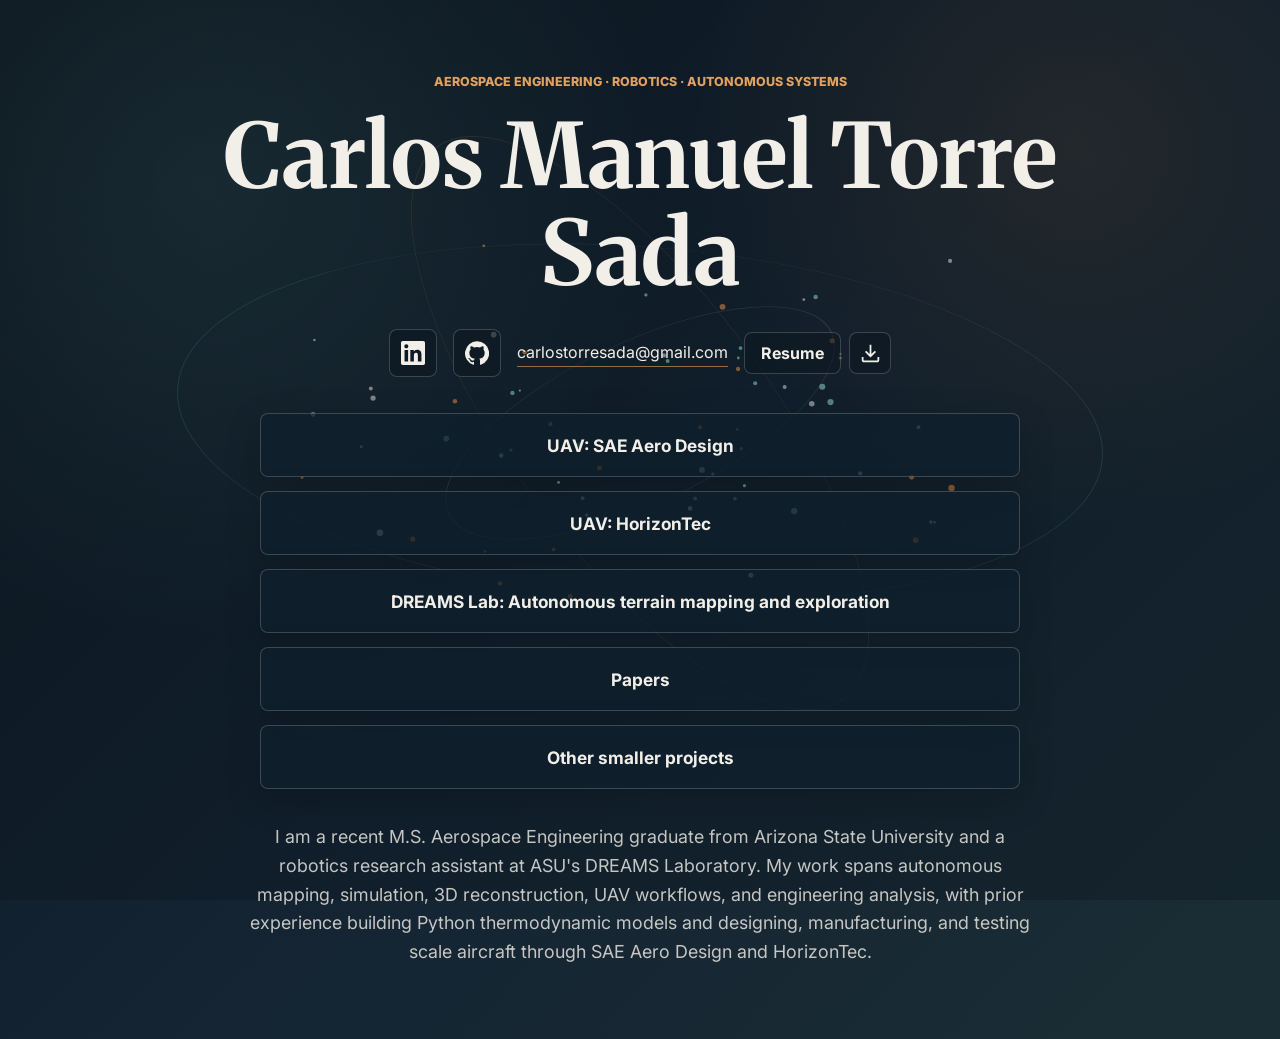
<file: index.html>
<!DOCTYPE html>
<html lang="en">
<head>
  <meta charset="UTF-8">
  <meta name="viewport" content="width=device-width, initial-scale=1.0">
  <meta name="description" content="Portfolio of Carlos Manuel Torre Sada, aerospace engineer and robotics researcher focused on UAVs, autonomous mapping, simulation, and engineering analysis.">
  <title>Carlos Manuel Torre Sada | Portfolio</title>
  <link rel="preconnect" href="https://fonts.googleapis.com">
  <link rel="preconnect" href="https://fonts.gstatic.com" crossorigin>
  <link href="https://fonts.googleapis.com/css2?family=Inter:wght@400;500;600;700;800&family=Merriweather:wght@700&display=swap" rel="stylesheet">
  <link rel="stylesheet" href="styles.css">
</head>
<body class="home-page">
  <canvas id="orbital-field" aria-hidden="true"></canvas>
  <main class="landing">
    <section class="hero" aria-labelledby="home-title">
      <div class="hero__content">
        <p class="eyebrow">Aerospace engineering · robotics · autonomous systems</p>
        <h1 id="home-title">Carlos Manuel Torre Sada</h1>
        <div class="contact-row" aria-label="Contact links">
          <a class="icon-link" href="https://www.linkedin.com/in/carlos-torre-761a6a154/?skipRedirect=true" target="_blank" rel="noreferrer" aria-label="LinkedIn profile">
            <svg viewBox="0 0 24 24" role="img" aria-hidden="true">
              <path d="M20.45 20.45h-3.56v-5.57c0-1.33-.02-3.04-1.85-3.04-1.86 0-2.14 1.45-2.14 2.95v5.66H9.34V8.99h3.42v1.57h.05c.48-.9 1.64-1.85 3.37-1.85 3.61 0 4.27 2.37 4.27 5.46v6.28ZM5.32 7.42a2.06 2.06 0 1 1 0-4.12 2.06 2.06 0 0 1 0 4.12Zm1.78 13.03H3.54V8.99H7.1v11.46ZM22.23 0H1.76C.79 0 0 .77 0 1.72v20.56C0 23.23.79 24 1.76 24h20.47c.97 0 1.77-.77 1.77-1.72V1.72C24 .77 23.2 0 22.23 0Z"/>
            </svg>
          </a>
          <a class="icon-link" href="https://github.com/Mulleky" target="_blank" rel="noreferrer" aria-label="GitHub profile">
            <svg viewBox="0 0 24 24" role="img" aria-hidden="true">
              <path d="M12 .3a12 12 0 0 0-3.79 23.39c.6.11.82-.26.82-.58v-2.02c-3.34.73-4.04-1.61-4.04-1.61-.55-1.39-1.34-1.76-1.34-1.76-1.09-.75.08-.73.08-.73 1.2.08 1.84 1.24 1.84 1.24 1.08 1.83 2.82 1.3 3.5.99.11-.78.42-1.3.76-1.6-2.66-.3-5.46-1.33-5.46-5.93 0-1.31.47-2.38 1.24-3.22-.12-.3-.54-1.52.12-3.18 0 0 1.01-.32 3.3 1.23a11.5 11.5 0 0 1 6 0c2.28-1.55 3.29-1.23 3.29-1.23.66 1.66.24 2.88.12 3.18.77.84 1.23 1.91 1.23 3.22 0 4.61-2.8 5.63-5.48 5.93.43.37.82 1.1.82 2.22v3.29c0 .32.22.69.83.57A12 12 0 0 0 12 .3Z"/>
            </svg>
          </a>
          <a class="email-link" href="mailto:carlostorresada@gmail.com">carlostorresada@gmail.com</a>
          <div class="resume-actions" aria-label="Resume actions">
            <a class="resume-link" href="assets/resume-carlos-torre-sada.pdf" target="_blank" rel="noreferrer">Resume</a>
            <a class="icon-link icon-link--small" href="assets/resume-carlos-torre-sada.pdf" download aria-label="Download resume">
              <svg viewBox="0 0 24 24" role="img" aria-hidden="true">
                <path d="M12 16.5 5.7 10.2l1.4-1.4 3.9 3.9V2h2v10.7l3.9-3.9 1.4 1.4L12 16.5ZM5 22a3 3 0 0 1-3-3v-3h2v3a1 1 0 0 0 1 1h14a1 1 0 0 0 1-1v-3h2v3a3 3 0 0 1-3 3H5Z"/>
              </svg>
            </a>
          </div>
        </div>

        <nav class="project-nav" aria-label="Main projects">
          <a class="ripple-button" href="projects/sae-aero-design.html">
            <span></span><span></span><span></span><strong>UAV: SAE Aero Design</strong>
          </a>
          <a class="ripple-button" href="projects/horizontec.html">
            <span></span><span></span><span></span><strong>UAV: HorizonTec</strong>
          </a>
          <a class="ripple-button" href="projects/dreams-lab.html">
            <span></span><span></span><span></span><strong>DREAMS Lab: Autonomous terrain mapping and exploration</strong>
          </a>
          <a class="ripple-button" href="projects/papers.html">
            <span></span><span></span><span></span><strong>Papers</strong>
          </a>
          <a class="ripple-button" href="projects/other-projects.html">
            <span></span><span></span><span></span><strong>Other smaller projects</strong>
          </a>
        </nav>

        <p class="intro">
          I am a recent M.S. Aerospace Engineering graduate from Arizona State University and a robotics research assistant at ASU's DREAMS Laboratory. My work spans autonomous mapping, simulation, 3D reconstruction, UAV workflows, and engineering analysis, with prior experience building Python thermodynamic models and designing, manufacturing, and testing scale aircraft through SAE Aero Design and HorizonTec.
        </p>
      </div>
    </section>
  </main>
  <script src="script.js"></script>
</body>
</html>
</file>
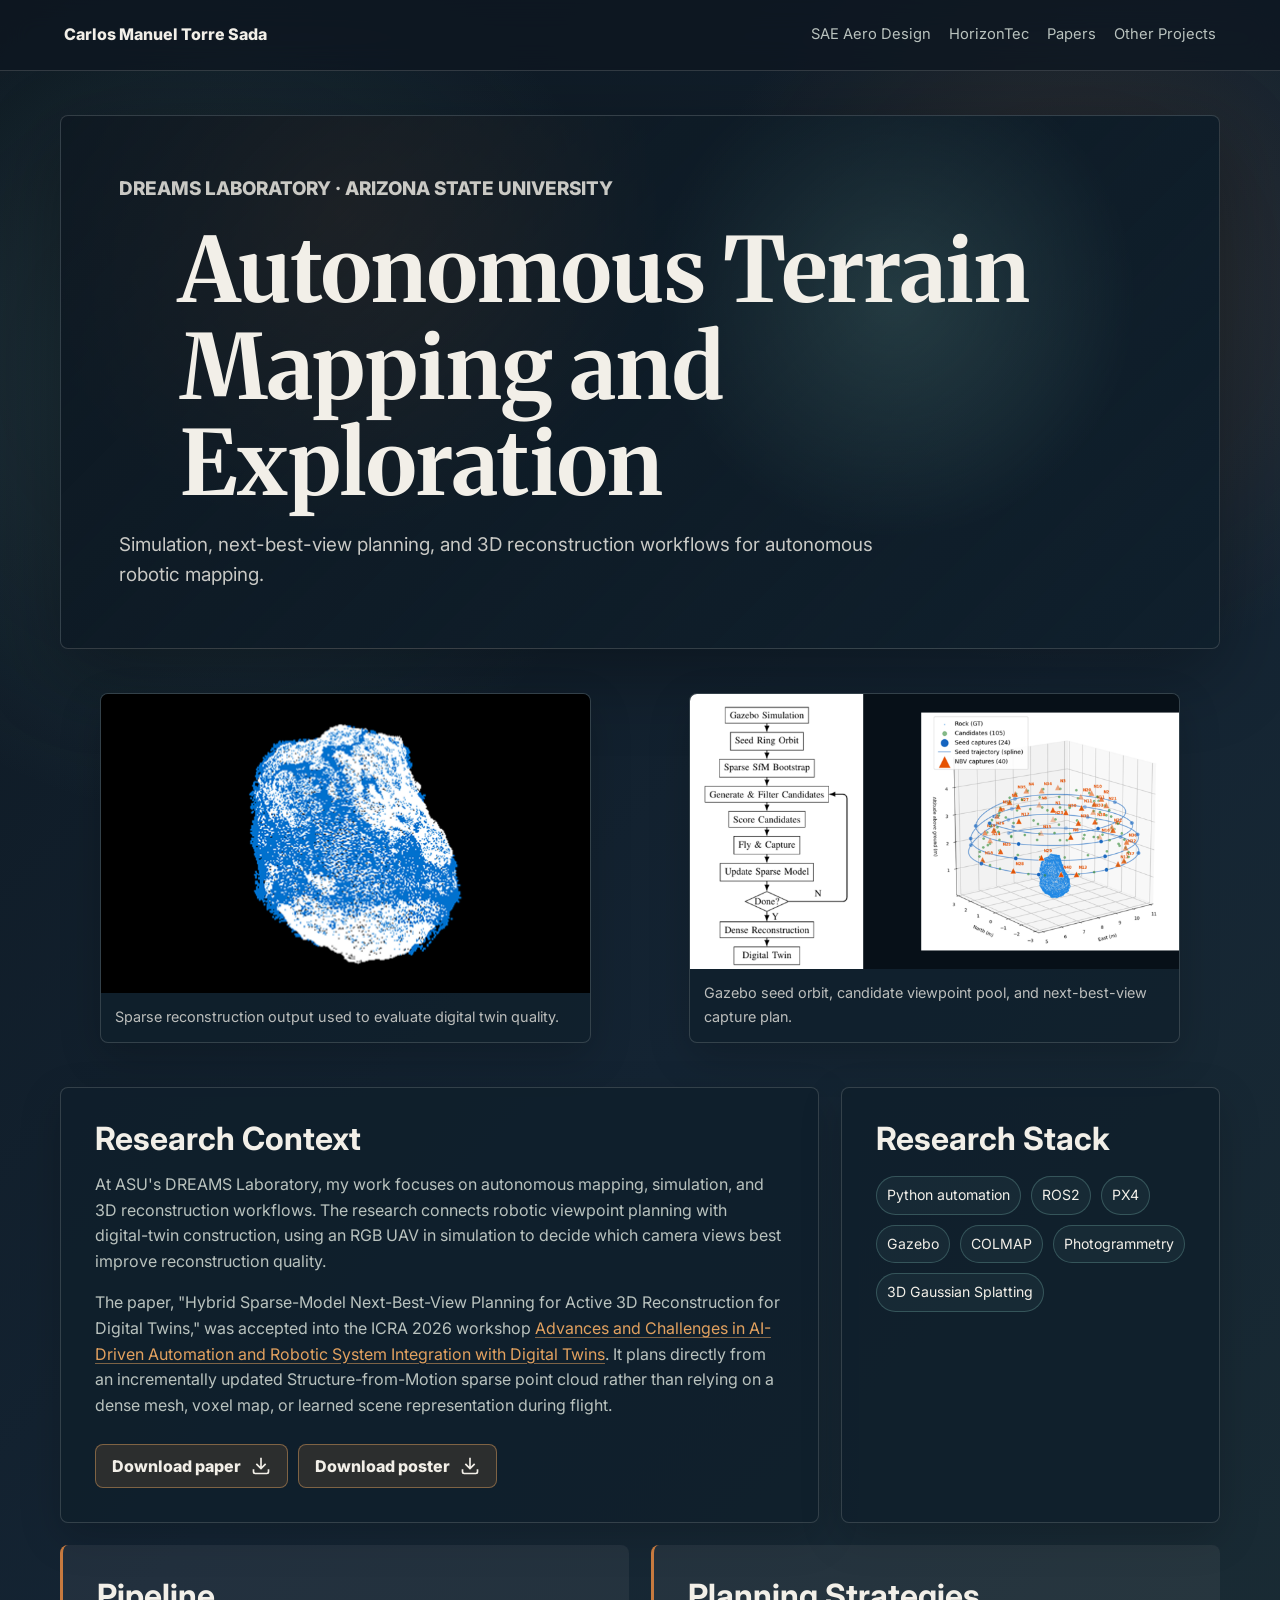
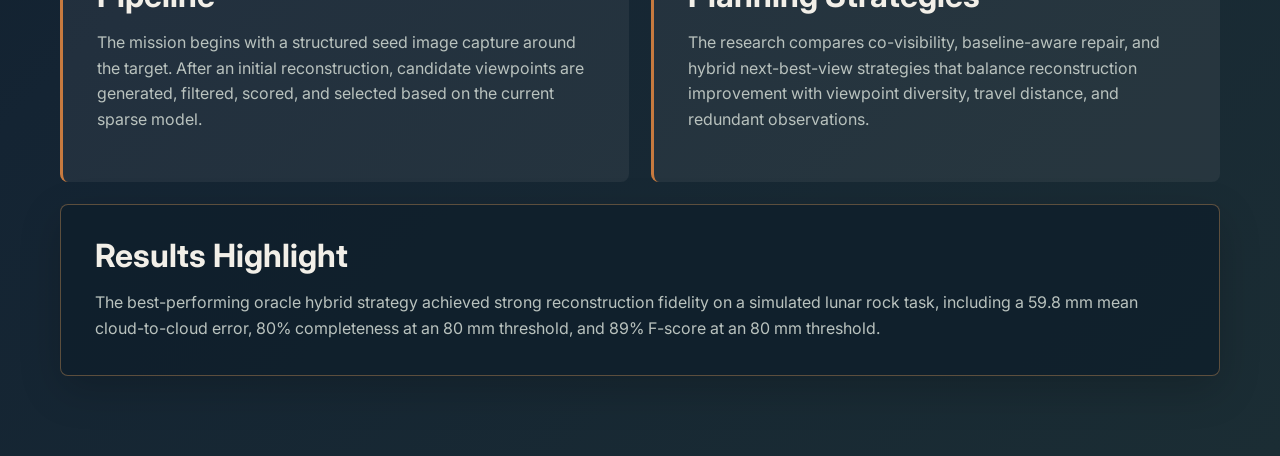
<file: projects/dreams-lab.html>
<!DOCTYPE html>
<html lang="en">
<head>
  <meta charset="UTF-8">
  <meta name="viewport" content="width=device-width, initial-scale=1.0">
  <meta name="description" content="DREAMS Lab autonomous mapping and active 3D reconstruction research by Carlos Manuel Torre Sada.">
  <title>DREAMS Lab: Autonomous Mapping | Carlos Manuel Torre Sada</title>
  <link rel="preconnect" href="https://fonts.googleapis.com">
  <link rel="preconnect" href="https://fonts.gstatic.com" crossorigin>
  <link href="https://fonts.googleapis.com/css2?family=Inter:wght@400;500;600;700;800&family=Merriweather:wght@700&display=swap" rel="stylesheet">
  <link rel="stylesheet" href="../styles.css">
</head>
<body>
  <header class="site-header">
    <a class="brand" href="../index.html">Carlos Manuel Torre Sada</a>
    <nav aria-label="Project navigation">
      <a href="sae-aero-design.html">SAE Aero Design</a>
      <a href="horizontec.html">HorizonTec</a>
      <a href="papers.html">Papers</a>
      <a href="other-projects.html">Other Projects</a>
    </nav>
  </header>

  <main class="project-page">
    <section class="project-hero project-hero--mapping">
      <p class="eyebrow">DREAMS Laboratory · Arizona State University</p>
      <h1>Autonomous Terrain Mapping and Exploration</h1>
      <p>Simulation, next-best-view planning, and 3D reconstruction workflows for autonomous robotic mapping.</p>
    </section>

    <section class="media-grid media-grid--two" aria-label="DREAMS Lab project images">
      <figure class="media-card">
        <img src="../assets/dreams_1.png" alt="Blue and white reconstructed sparse point cloud of a rock on a black background">
        <figcaption>Sparse reconstruction output used to evaluate digital twin quality.</figcaption>
      </figure>
      <figure class="media-card">
        <img src="../assets/dreams_2.png" alt="Autonomous reconstruction pipeline diagram next to a 3D viewpoint planning plot">
        <figcaption>Gazebo seed orbit, candidate viewpoint pool, and next-best-view capture plan.</figcaption>
      </figure>
    </section>

    <section class="content-grid">
      <article class="panel panel--wide">
        <h2>Research Context</h2>
        <p>At ASU's DREAMS Laboratory, my work focuses on autonomous mapping, simulation, and 3D reconstruction workflows. The research connects robotic viewpoint planning with digital-twin construction, using an RGB UAV in simulation to decide which camera views best improve reconstruction quality.</p>
        <p>The paper, "Hybrid Sparse-Model Next-Best-View Planning for Active 3D Reconstruction for Digital Twins," was accepted into the ICRA 2026 workshop <a class="text-link" href="https://angelafiska.github.io/icra2026-automation-workshop/" target="_blank" rel="noreferrer">Advances and Challenges in AI-Driven Automation and Robotic System Integration with Digital Twins</a>. It plans directly from an incrementally updated Structure-from-Motion sparse point cloud rather than relying on a dense mesh, voxel map, or learned scene representation during flight.</p>
        <div class="download-actions">
          <a class="download-button" href="../assets/hybrid-sparse-model-nbv-digital-twins.pdf" download>
            <span>Download paper</span>
            <svg viewBox="0 0 24 24" role="img" aria-hidden="true">
              <path d="M12 16.5 5.7 10.2l1.4-1.4 3.9 3.9V2h2v10.7l3.9-3.9 1.4 1.4L12 16.5ZM5 22a3 3 0 0 1-3-3v-3h2v3a1 1 0 0 0 1 1h14a1 1 0 0 0 1-1v-3h2v3a3 3 0 0 1-3 3H5Z"/>
            </svg>
          </a>
          <a class="download-button" href="../assets/hybrid%20poster.pdf" download>
            <span>Download poster</span>
            <svg viewBox="0 0 24 24" role="img" aria-hidden="true">
              <path d="M12 16.5 5.7 10.2l1.4-1.4 3.9 3.9V2h2v10.7l3.9-3.9 1.4 1.4L12 16.5ZM5 22a3 3 0 0 1-3-3v-3h2v3a1 1 0 0 0 1 1h14a1 1 0 0 0 1-1v-3h2v3a3 3 0 0 1-3 3H5Z"/>
            </svg>
          </a>
        </div>
      </article>
      <aside class="panel">
        <h2>Research Stack</h2>
        <ul class="tag-list">
          <li>Python automation</li>
          <li>ROS2</li>
          <li>PX4</li>
          <li>Gazebo</li>
          <li>COLMAP</li>
          <li>Photogrammetry</li>
          <li>3D Gaussian Splatting</li>
        </ul>
      </aside>
    </section>

    <section class="detail-band">
      <div>
        <h2>Pipeline</h2>
        <p>The mission begins with a structured seed image capture around the target. After an initial reconstruction, candidate viewpoints are generated, filtered, scored, and selected based on the current sparse model.</p>
      </div>
      <div>
        <h2>Planning Strategies</h2>
        <p>The research compares co-visibility, baseline-aware repair, and hybrid next-best-view strategies that balance reconstruction improvement with viewpoint diversity, travel distance, and redundant observations.</p>
      </div>
    </section>

    <section class="panel results-panel">
      <h2>Results Highlight</h2>
      <p>The best-performing oracle hybrid strategy achieved strong reconstruction fidelity on a simulated lunar rock task, including a 59.8 mm mean cloud-to-cloud error, 80% completeness at an 80 mm threshold, and 89% F-score at an 80 mm threshold.</p>
    </section>
  </main>
</body>
</html>
</file>
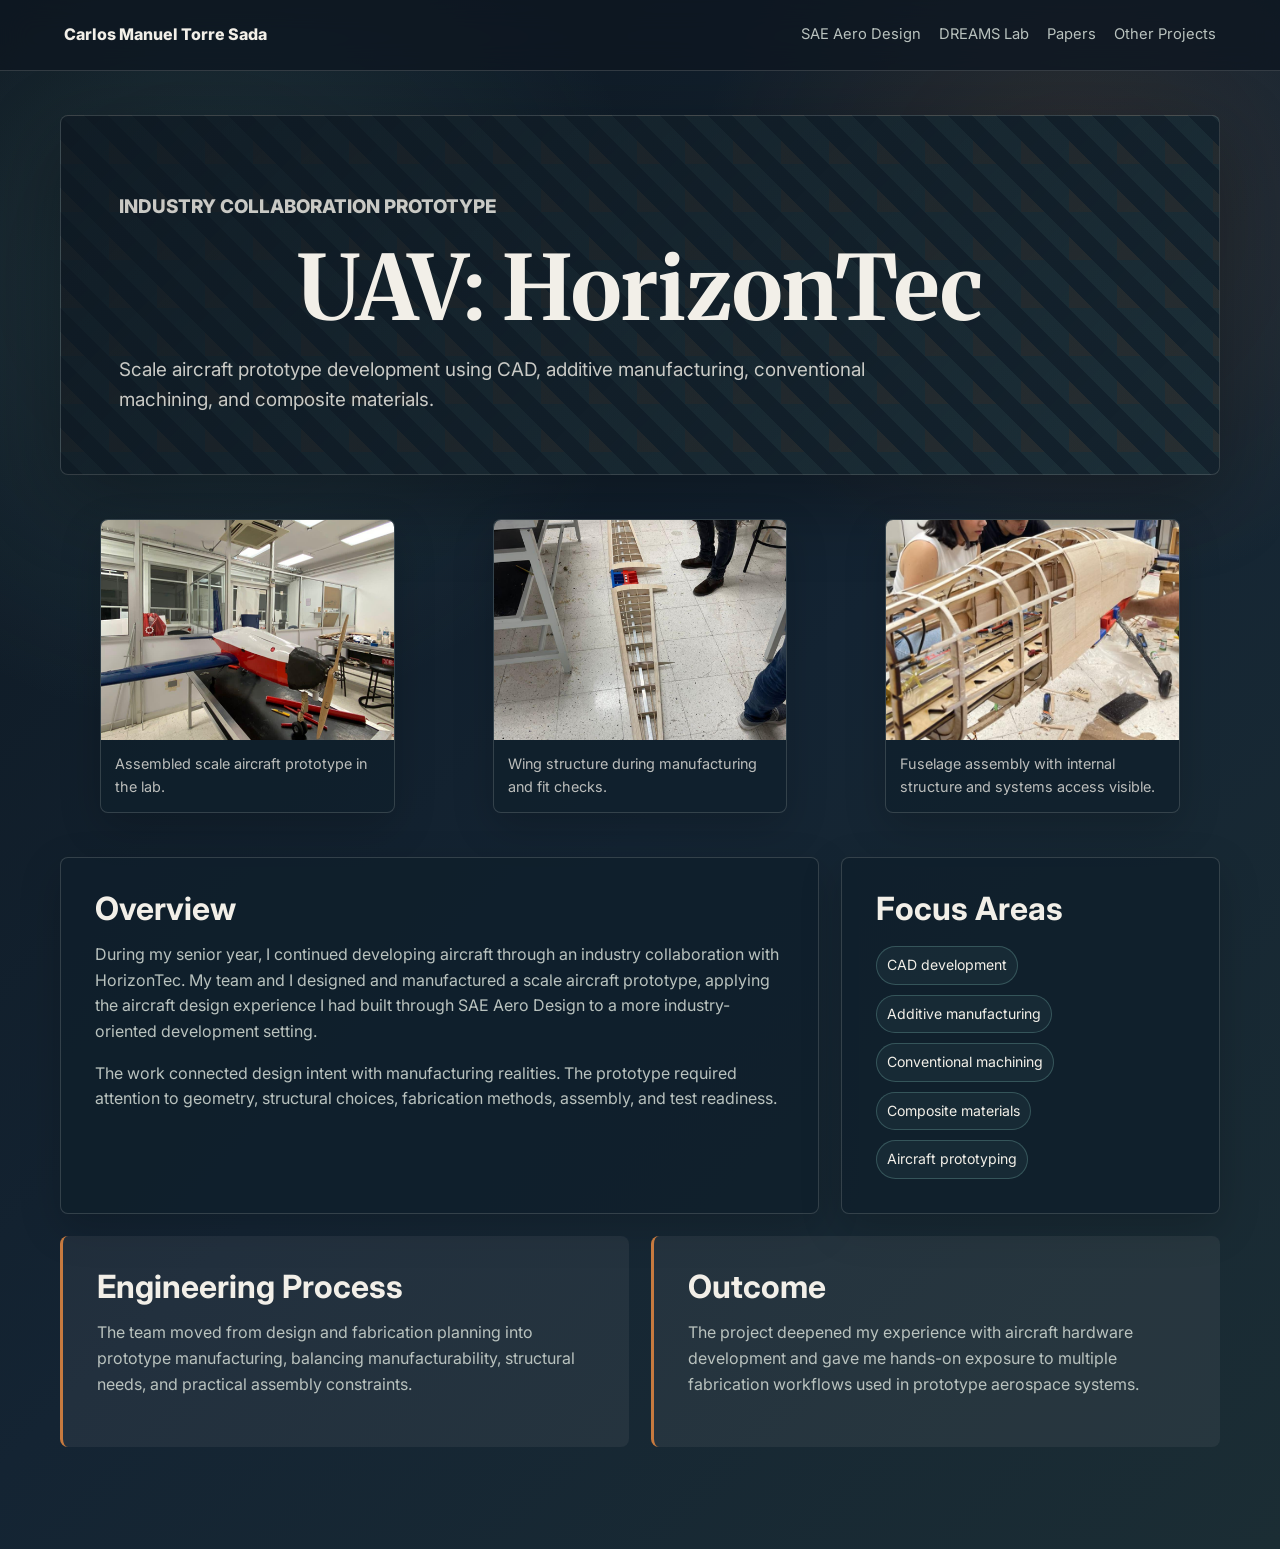
<file: projects/horizontec.html>
<!DOCTYPE html>
<html lang="en">
<head>
  <meta charset="UTF-8">
  <meta name="viewport" content="width=device-width, initial-scale=1.0">
  <meta name="description" content="HorizonTec UAV aircraft prototype project by Carlos Manuel Torre Sada.">
  <title>UAV: HorizonTec | Carlos Manuel Torre Sada</title>
  <link rel="preconnect" href="https://fonts.googleapis.com">
  <link rel="preconnect" href="https://fonts.gstatic.com" crossorigin>
  <link href="https://fonts.googleapis.com/css2?family=Inter:wght@400;500;600;700;800&family=Merriweather:wght@700&display=swap" rel="stylesheet">
  <link rel="stylesheet" href="../styles.css">
</head>
<body>
  <header class="site-header">
    <a class="brand" href="../index.html">Carlos Manuel Torre Sada</a>
    <nav aria-label="Project navigation">
      <a href="sae-aero-design.html">SAE Aero Design</a>
      <a href="dreams-lab.html">DREAMS Lab</a>
      <a href="papers.html">Papers</a>
      <a href="other-projects.html">Other Projects</a>
    </nav>
  </header>

  <main class="project-page">
    <section class="project-hero project-hero--manufacturing">
      <p class="eyebrow">Industry collaboration prototype</p>
      <h1>UAV: HorizonTec</h1>
      <p>Scale aircraft prototype development using CAD, additive manufacturing, conventional machining, and composite materials.</p>
    </section>

    <section class="media-grid" aria-label="HorizonTec aircraft prototype images">
      <figure class="media-card">
        <img src="../assets/ht_1.png" alt="Finished red, white, and blue scale aircraft prototype on a lab table">
        <figcaption>Assembled scale aircraft prototype in the lab.</figcaption>
      </figure>
      <figure class="media-card">
        <img src="../assets/ht_2.png" alt="Long wooden aircraft wing structure during shop assembly">
        <figcaption>Wing structure during manufacturing and fit checks.</figcaption>
      </figure>
      <figure class="media-card">
        <img src="../assets/ht_3.png" alt="Wooden aircraft fuselage structure with team members assembling components">
        <figcaption>Fuselage assembly with internal structure and systems access visible.</figcaption>
      </figure>
    </section>

    <section class="content-grid">
      <article class="panel panel--wide">
        <h2>Overview</h2>
        <p>During my senior year, I continued developing aircraft through an industry collaboration with HorizonTec. My team and I designed and manufactured a scale aircraft prototype, applying the aircraft design experience I had built through SAE Aero Design to a more industry-oriented development setting.</p>
        <p>The work connected design intent with manufacturing realities. The prototype required attention to geometry, structural choices, fabrication methods, assembly, and test readiness.</p>
      </article>
      <aside class="panel">
        <h2>Focus Areas</h2>
        <ul class="tag-list">
          <li>CAD development</li>
          <li>Additive manufacturing</li>
          <li>Conventional machining</li>
          <li>Composite materials</li>
          <li>Aircraft prototyping</li>
        </ul>
      </aside>
    </section>

    <section class="detail-band">
      <div>
        <h2>Engineering Process</h2>
        <p>The team moved from design and fabrication planning into prototype manufacturing, balancing manufacturability, structural needs, and practical assembly constraints.</p>
      </div>
      <div>
        <h2>Outcome</h2>
        <p>The project deepened my experience with aircraft hardware development and gave me hands-on exposure to multiple fabrication workflows used in prototype aerospace systems.</p>
      </div>
    </section>
  </main>
</body>
</html>
</file>
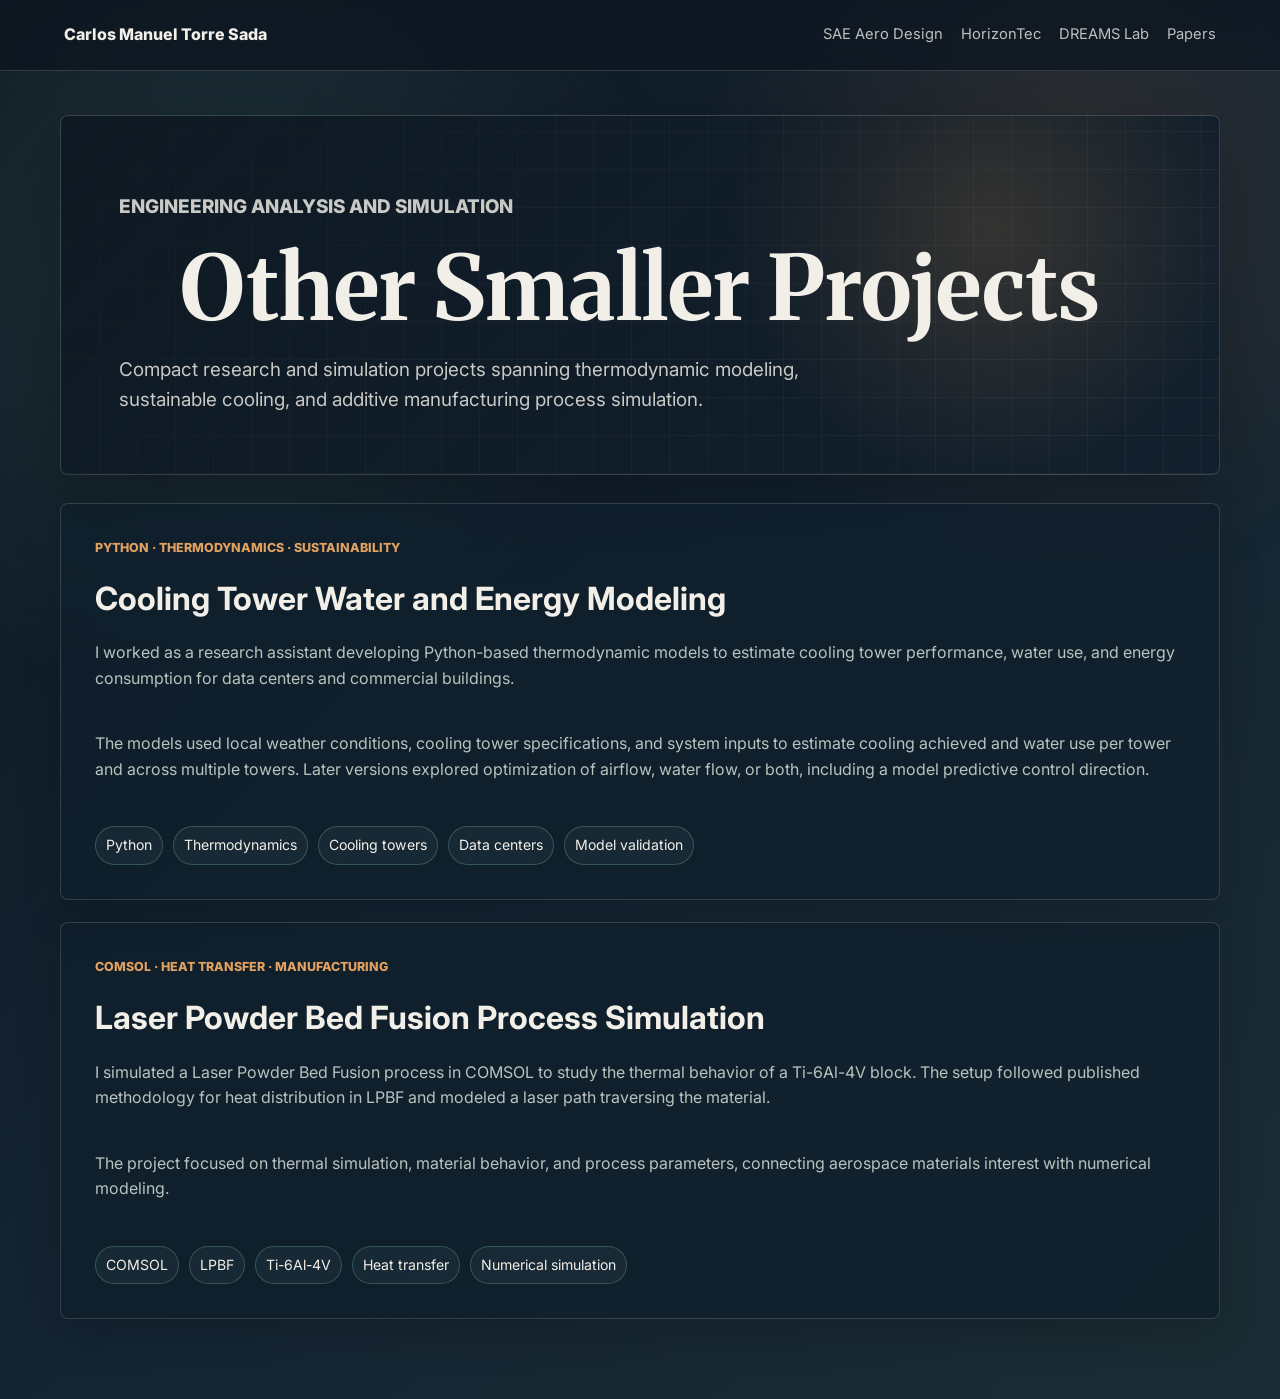
<file: projects/other-projects.html>
<!DOCTYPE html>
<html lang="en">
<head>
  <meta charset="UTF-8">
  <meta name="viewport" content="width=device-width, initial-scale=1.0">
  <meta name="description" content="Other engineering projects by Carlos Manuel Torre Sada, including cooling tower modeling and LPBF simulation.">
  <title>Other Projects | Carlos Manuel Torre Sada</title>
  <link rel="preconnect" href="https://fonts.googleapis.com">
  <link rel="preconnect" href="https://fonts.gstatic.com" crossorigin>
  <link href="https://fonts.googleapis.com/css2?family=Inter:wght@400;500;600;700;800&family=Merriweather:wght@700&display=swap" rel="stylesheet">
  <link rel="stylesheet" href="../styles.css">
</head>
<body>
  <header class="site-header">
    <a class="brand" href="../index.html">Carlos Manuel Torre Sada</a>
    <nav aria-label="Project navigation">
      <a href="sae-aero-design.html">SAE Aero Design</a>
      <a href="horizontec.html">HorizonTec</a>
      <a href="dreams-lab.html">DREAMS Lab</a>
      <a href="papers.html">Papers</a>
    </nav>
  </header>

  <main class="project-page">
    <section class="project-hero project-hero--analysis">
      <p class="eyebrow">Engineering analysis and simulation</p>
      <h1>Other Smaller Projects</h1>
      <p>Compact research and simulation projects spanning thermodynamic modeling, sustainable cooling, and additive manufacturing process simulation.</p>
    </section>

    <section class="project-list">
      <article class="panel project-card">
        <p class="eyebrow">Python · thermodynamics · sustainability</p>
        <h2>Cooling Tower Water and Energy Modeling</h2>
        <p>I worked as a research assistant developing Python-based thermodynamic models to estimate cooling tower performance, water use, and energy consumption for data centers and commercial buildings.</p>
        <p>The models used local weather conditions, cooling tower specifications, and system inputs to estimate cooling achieved and water use per tower and across multiple towers. Later versions explored optimization of airflow, water flow, or both, including a model predictive control direction.</p>
        <ul class="tag-list">
          <li>Python</li>
          <li>Thermodynamics</li>
          <li>Cooling towers</li>
          <li>Data centers</li>
          <li>Model validation</li>
        </ul>
      </article>

      <article class="panel project-card">
        <p class="eyebrow">COMSOL · heat transfer · manufacturing</p>
        <h2>Laser Powder Bed Fusion Process Simulation</h2>
        <p>I simulated a Laser Powder Bed Fusion process in COMSOL to study the thermal behavior of a Ti-6Al-4V block. The setup followed published methodology for heat distribution in LPBF and modeled a laser path traversing the material.</p>
        <p>The project focused on thermal simulation, material behavior, and process parameters, connecting aerospace materials interest with numerical modeling.</p>
        <ul class="tag-list">
          <li>COMSOL</li>
          <li>LPBF</li>
          <li>Ti-6Al-4V</li>
          <li>Heat transfer</li>
          <li>Numerical simulation</li>
        </ul>
      </article>
    </section>
  </main>
</body>
</html>
</file>
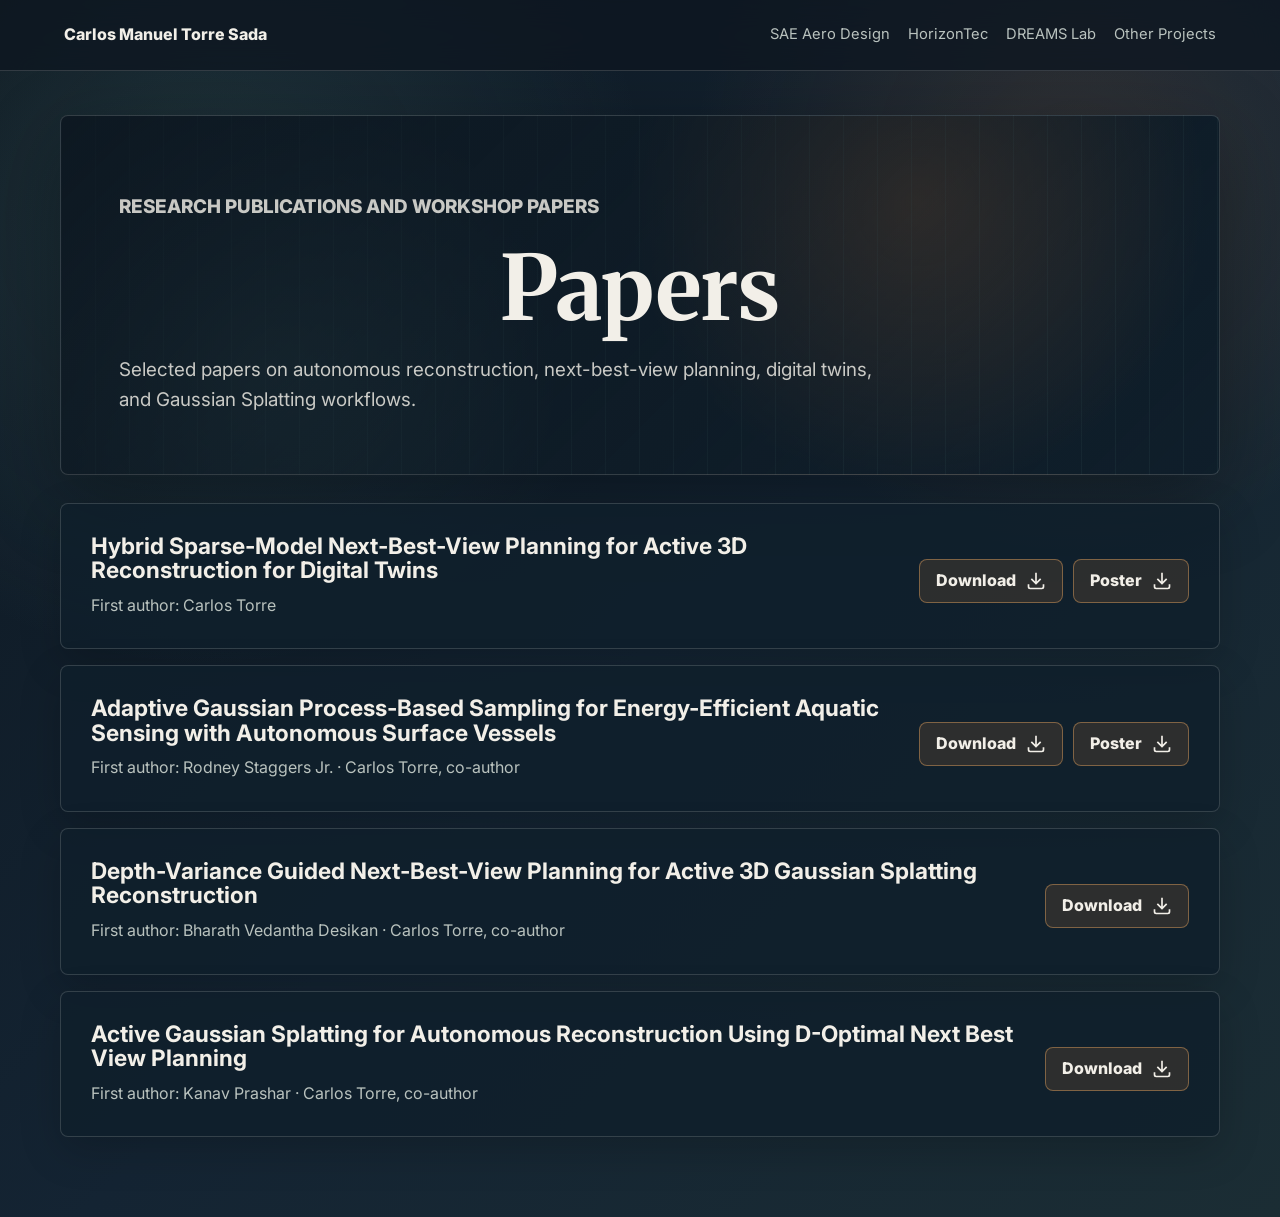
<file: projects/papers.html>
<!DOCTYPE html>
<html lang="en">
<head>
  <meta charset="UTF-8">
  <meta name="viewport" content="width=device-width, initial-scale=1.0">
  <meta name="description" content="Research papers by Carlos Manuel Torre Sada and collaborators.">
  <title>Papers | Carlos Manuel Torre Sada</title>
  <link rel="preconnect" href="https://fonts.googleapis.com">
  <link rel="preconnect" href="https://fonts.gstatic.com" crossorigin>
  <link href="https://fonts.googleapis.com/css2?family=Inter:wght@400;500;600;700;800&family=Merriweather:wght@700&display=swap" rel="stylesheet">
  <link rel="stylesheet" href="../styles.css">
</head>
<body>
  <header class="site-header">
    <a class="brand" href="../index.html">Carlos Manuel Torre Sada</a>
    <nav aria-label="Project navigation">
      <a href="sae-aero-design.html">SAE Aero Design</a>
      <a href="horizontec.html">HorizonTec</a>
      <a href="dreams-lab.html">DREAMS Lab</a>
      <a href="other-projects.html">Other Projects</a>
    </nav>
  </header>

  <main class="project-page">
    <section class="project-hero project-hero--papers">
      <p class="eyebrow">Research publications and workshop papers</p>
      <h1>Papers</h1>
      <p>Selected papers on autonomous reconstruction, next-best-view planning, digital twins, and Gaussian Splatting workflows.</p>
    </section>

    <section class="papers-list" aria-label="Research papers">
      <article class="paper-row">
        <div>
          <h2>Hybrid Sparse-Model Next-Best-View Planning for Active 3D Reconstruction for Digital Twins</h2>
          <p>First author: Carlos Torre</p>
        </div>
        <div class="download-actions">
          <a class="download-button" href="../assets/hybrid-sparse-model-nbv-digital-twins.pdf" download>
            <span>Download</span>
            <svg viewBox="0 0 24 24" role="img" aria-hidden="true">
              <path d="M12 16.5 5.7 10.2l1.4-1.4 3.9 3.9V2h2v10.7l3.9-3.9 1.4 1.4L12 16.5ZM5 22a3 3 0 0 1-3-3v-3h2v3a1 1 0 0 0 1 1h14a1 1 0 0 0 1-1v-3h2v3a3 3 0 0 1-3 3H5Z"/>
            </svg>
          </a>
          <a class="download-button" href="../assets/hybrid%20poster.pdf" download>
            <span>Poster</span>
            <svg viewBox="0 0 24 24" role="img" aria-hidden="true">
              <path d="M12 16.5 5.7 10.2l1.4-1.4 3.9 3.9V2h2v10.7l3.9-3.9 1.4 1.4L12 16.5ZM5 22a3 3 0 0 1-3-3v-3h2v3a1 1 0 0 0 1 1h14a1 1 0 0 0 1-1v-3h2v3a3 3 0 0 1-3 3H5Z"/>
            </svg>
          </a>
        </div>
      </article>

      <article class="paper-row">
        <div>
          <h2>Adaptive Gaussian Process-Based Sampling for Energy-Efficient Aquatic Sensing with Autonomous Surface Vessels</h2>
          <p>First author: Rodney Staggers Jr. · Carlos Torre, co-author</p>
        </div>
        <div class="download-actions">
          <a class="download-button" href="../assets/Adaptive%20Gaussian%20Process%20Based%20Sampling%20for%20Energy%20Efficient%20Aquatic%20Sensing%20with%20Autonomous%20Surface%20Vessels.pdf" download>
            <span>Download</span>
            <svg viewBox="0 0 24 24" role="img" aria-hidden="true">
              <path d="M12 16.5 5.7 10.2l1.4-1.4 3.9 3.9V2h2v10.7l3.9-3.9 1.4 1.4L12 16.5ZM5 22a3 3 0 0 1-3-3v-3h2v3a1 1 0 0 0 1 1h14a1 1 0 0 0 1-1v-3h2v3a3 3 0 0 1-3 3H5Z"/>
            </svg>
          </a>
          <a class="download-button" href="../assets/Final_LoWi_poster.pdf" download>
            <span>Poster</span>
            <svg viewBox="0 0 24 24" role="img" aria-hidden="true">
              <path d="M12 16.5 5.7 10.2l1.4-1.4 3.9 3.9V2h2v10.7l3.9-3.9 1.4 1.4L12 16.5ZM5 22a3 3 0 0 1-3-3v-3h2v3a1 1 0 0 0 1 1h14a1 1 0 0 0 1-1v-3h2v3a3 3 0 0 1-3 3H5Z"/>
            </svg>
          </a>
        </div>
      </article>

      <article class="paper-row">
        <div>
          <h2>Depth-Variance Guided Next-Best-View Planning for Active 3D Gaussian Splatting Reconstruction</h2>
          <p>First author: Bharath Vedantha Desikan · Carlos Torre, co-author</p>
        </div>
        <a class="download-button" href="../assets/depth-variance-guided-nbv-3dgs.pdf" download>
          <span>Download</span>
          <svg viewBox="0 0 24 24" role="img" aria-hidden="true">
            <path d="M12 16.5 5.7 10.2l1.4-1.4 3.9 3.9V2h2v10.7l3.9-3.9 1.4 1.4L12 16.5ZM5 22a3 3 0 0 1-3-3v-3h2v3a1 1 0 0 0 1 1h14a1 1 0 0 0 1-1v-3h2v3a3 3 0 0 1-3 3H5Z"/>
          </svg>
        </a>
      </article>

      <article class="paper-row">
        <div>
          <h2>Active Gaussian Splatting for Autonomous Reconstruction Using D-Optimal Next Best View Planning</h2>
          <p>First author: Kanav Prashar · Carlos Torre, co-author</p>
        </div>
        <a class="download-button" href="../assets/active-gaussian-splatting-d-optimal-nbv.pdf" download>
          <span>Download</span>
          <svg viewBox="0 0 24 24" role="img" aria-hidden="true">
            <path d="M12 16.5 5.7 10.2l1.4-1.4 3.9 3.9V2h2v10.7l3.9-3.9 1.4 1.4L12 16.5ZM5 22a3 3 0 0 1-3-3v-3h2v3a1 1 0 0 0 1 1h14a1 1 0 0 0 1-1v-3h2v3a3 3 0 0 1-3 3H5Z"/>
          </svg>
        </a>
      </article>
    </section>
  </main>
</body>
</html>
</file>
<file: styles.css>
:root {
  --ink: #0d1720;
  --ink-soft: #142433;
  --panel: rgba(15, 31, 43, 0.82);
  --panel-solid: #102230;
  --text: #f2efe8;
  --muted: #b9c2be;
  --copper: #c77a3f;
  --copper-light: #e2a15f;
  --teal: #6ea7a0;
  --teal-dark: #2d6f73;
  --line: rgba(242, 239, 232, 0.16);
  --shadow: 0 24px 80px rgba(0, 0, 0, 0.32);
  --radius: 8px;
}

* {
  box-sizing: border-box;
}

html {
  min-height: 100%;
  background: var(--ink);
}

body {
  min-height: 100vh;
  margin: 0;
  color: var(--text);
  background:
    radial-gradient(circle at 16% 18%, rgba(110, 167, 160, 0.18), transparent 28rem),
    radial-gradient(circle at 84% 14%, rgba(199, 122, 63, 0.16), transparent 24rem),
    linear-gradient(135deg, var(--ink) 0%, var(--ink-soft) 52%, #1b2d34 100%);
  font-family: Inter, system-ui, -apple-system, BlinkMacSystemFont, "Segoe UI", sans-serif;
  line-height: 1.6;
}

a {
  color: inherit;
}

a:focus-visible,
button:focus-visible {
  outline: 3px solid var(--copper-light);
  outline-offset: 5px;
}

.home-page {
  overflow-x: hidden;
}

#orbital-field {
  position: fixed;
  inset: 0;
  width: 100%;
  height: 100%;
  z-index: 0;
  pointer-events: none;
  background: transparent;
}

.landing {
  position: relative;
  z-index: 1;
  min-height: 100vh;
}

.hero {
  min-height: 100vh;
  display: grid;
  place-items: center;
  padding: 48px 20px;
}

.hero__content {
  width: min(980px, 100%);
  text-align: center;
  padding: 24px 0;
}

.eyebrow {
  margin: 0 0 16px;
  color: var(--copper-light);
  font-size: 0.78rem;
  font-weight: 800;
  letter-spacing: 0;
  text-transform: uppercase;
}

h1,
h2 {
  margin: 0;
  line-height: 1.08;
}

h1 {
  font-family: Merriweather, Georgia, serif;
  font-size: clamp(2.6rem, 7vw, 6.4rem);
  max-width: 920px;
  margin-inline: auto;
}

h2 {
  color: var(--text);
  font-size: clamp(1.3rem, 3vw, 2rem);
}

p {
  color: var(--muted);
}

.contact-row {
  display: flex;
  align-items: center;
  justify-content: center;
  gap: 16px;
  flex-wrap: wrap;
  margin: 28px 0 36px;
}

.icon-link {
  display: inline-grid;
  place-items: center;
  width: 48px;
  height: 48px;
  border: 1px solid rgba(242, 239, 232, 0.2);
  border-radius: 8px;
  background: rgba(13, 23, 32, 0.58);
  transition: transform 220ms ease, border-color 220ms ease, background 220ms ease;
}

.icon-link svg {
  width: 24px;
  height: 24px;
  fill: var(--text);
}

.icon-link:hover {
  transform: translateY(-2px);
  border-color: rgba(226, 161, 95, 0.75);
  background: rgba(199, 122, 63, 0.18);
}

.icon-link--small {
  width: 42px;
  height: 42px;
}

.icon-link--small svg {
  width: 21px;
  height: 21px;
}

.email-link {
  color: var(--text);
  text-decoration: none;
  border-bottom: 1px solid rgba(226, 161, 95, 0.62);
}

.email-link:hover {
  color: var(--copper-light);
}

.text-link {
  color: var(--copper-light);
  text-decoration-color: rgba(226, 161, 95, 0.52);
  text-underline-offset: 3px;
}

.text-link:hover {
  color: var(--text);
}

.resume-actions {
  display: inline-flex;
  align-items: center;
  gap: 8px;
}

.resume-link {
  display: inline-grid;
  place-items: center;
  min-height: 42px;
  padding: 0 16px;
  border: 1px solid rgba(242, 239, 232, 0.2);
  border-radius: var(--radius);
  color: var(--text);
  background: rgba(13, 23, 32, 0.58);
  font-weight: 700;
  text-decoration: none;
  transition: transform 220ms ease, border-color 220ms ease, background 220ms ease;
}

.resume-link:hover {
  transform: translateY(-2px);
  border-color: rgba(226, 161, 95, 0.75);
  background: rgba(199, 122, 63, 0.18);
}

.download-button {
  display: inline-flex;
  align-items: center;
  gap: 10px;
  min-height: 44px;
  margin-top: 10px;
  padding: 0 16px;
  border: 1px solid rgba(226, 161, 95, 0.46);
  border-radius: var(--radius);
  color: var(--text);
  background: rgba(199, 122, 63, 0.16);
  font-weight: 800;
  text-decoration: none;
  transition: transform 220ms ease, border-color 220ms ease, background 220ms ease;
}

.download-button svg {
  width: 20px;
  height: 20px;
  fill: currentColor;
}

.download-button:hover {
  transform: translateY(-2px);
  border-color: rgba(226, 161, 95, 0.82);
  background: rgba(199, 122, 63, 0.28);
}

.download-actions {
  display: flex;
  flex-wrap: wrap;
  align-items: center;
  gap: 10px;
}

.project-nav {
  display: grid;
  gap: 14px;
  width: min(760px, 100%);
  margin: 0 auto 34px;
}

.ripple-button {
  position: relative;
  isolation: isolate;
  display: grid;
  place-items: center;
  min-height: 64px;
  padding: 16px 24px;
  overflow: hidden;
  border: 1px solid rgba(242, 239, 232, 0.2);
  border-radius: var(--radius);
  color: var(--text);
  background: rgba(15, 31, 43, 0.72);
  box-shadow: 0 12px 36px rgba(0, 0, 0, 0.18);
  text-decoration: none;
  transition: transform 220ms ease, border-color 220ms ease, background 220ms ease;
}

.ripple-button strong {
  position: relative;
  z-index: 2;
  font-size: clamp(0.96rem, 2vw, 1.08rem);
  font-weight: 700;
}

.ripple-button span {
  position: absolute;
  inset: 8px;
  z-index: 1;
  border: 1px solid rgba(110, 167, 160, 0.35);
  border-radius: inherit;
  opacity: 0;
  transform: scale(0.72);
  transition: transform 420ms ease, opacity 420ms ease, border-color 420ms ease;
}

.ripple-button span:nth-child(2) {
  inset: 14px;
  transition-delay: 55ms;
}

.ripple-button span:nth-child(3) {
  inset: 20px;
  transition-delay: 110ms;
}

.ripple-button:hover,
.ripple-button:focus-visible {
  transform: translateY(-3px);
  border-color: rgba(226, 161, 95, 0.76);
  background: rgba(24, 45, 56, 0.9);
}

.ripple-button:hover span,
.ripple-button:focus-visible span {
  opacity: 0.92;
  transform: scale(1.24);
  border-color: rgba(226, 161, 95, 0.38);
}

.ripple-button:hover span:nth-child(2),
.ripple-button:focus-visible span:nth-child(2) {
  opacity: 0.48;
  transform: scale(1.42);
}

.ripple-button:hover span:nth-child(3),
.ripple-button:focus-visible span:nth-child(3) {
  opacity: 0.18;
  transform: scale(1.62);
}

.intro {
  width: min(780px, 100%);
  margin: 0 auto;
  color: rgba(242, 239, 232, 0.8);
  font-size: clamp(1rem, 2vw, 1.12rem);
}

.site-header {
  display: flex;
  align-items: center;
  justify-content: space-between;
  gap: 24px;
  padding: 22px clamp(20px, 5vw, 64px);
  border-bottom: 1px solid var(--line);
  background: rgba(13, 23, 32, 0.78);
  backdrop-filter: blur(14px);
}

.brand {
  color: var(--text);
  font-weight: 800;
  text-decoration: none;
}

.site-header nav {
  display: flex;
  gap: 18px;
  flex-wrap: wrap;
  justify-content: flex-end;
}

.site-header nav a {
  color: var(--muted);
  font-size: 0.92rem;
  text-decoration: none;
}

.site-header nav a:hover {
  color: var(--copper-light);
}

.project-page {
  width: min(1160px, calc(100% - 40px));
  margin: 0 auto;
  padding: 44px 0 80px;
}

.project-hero {
  min-height: 360px;
  display: grid;
  align-content: end;
  gap: 18px;
  margin-bottom: 28px;
  padding: clamp(28px, 6vw, 58px);
  overflow: hidden;
  border: 1px solid var(--line);
  border-radius: var(--radius);
  box-shadow: var(--shadow);
}

.project-hero p {
  max-width: 760px;
  margin: 0;
  color: rgba(242, 239, 232, 0.82);
  font-size: clamp(1rem, 2vw, 1.18rem);
}

.project-hero--aircraft {
  background:
    linear-gradient(135deg, rgba(13, 23, 32, 0.82), rgba(13, 23, 32, 0.3)),
    repeating-linear-gradient(118deg, rgba(110, 167, 160, 0.2) 0 1px, transparent 1px 42px),
    radial-gradient(circle at 78% 20%, rgba(199, 122, 63, 0.42), transparent 18rem),
    #142433;
}

.project-hero--manufacturing {
  background:
    linear-gradient(135deg, rgba(13, 23, 32, 0.85), rgba(13, 23, 32, 0.36)),
    linear-gradient(45deg, rgba(226, 161, 95, 0.16) 25%, transparent 25% 50%, rgba(110, 167, 160, 0.16) 50% 75%, transparent 75%),
    #172834;
  background-size: auto, 48px 48px, auto;
}

.project-hero--mapping {
  background:
    linear-gradient(135deg, rgba(13, 23, 32, 0.86), rgba(13, 23, 32, 0.24)),
    radial-gradient(circle at 72% 34%, rgba(110, 167, 160, 0.44), transparent 15rem),
    radial-gradient(circle at 24% 18%, rgba(199, 122, 63, 0.28), transparent 20rem),
    #102230;
}

.project-hero--analysis {
  background:
    linear-gradient(135deg, rgba(13, 23, 32, 0.86), rgba(13, 23, 32, 0.32)),
    repeating-linear-gradient(0deg, rgba(242, 239, 232, 0.08) 0 1px, transparent 1px 38px),
    repeating-linear-gradient(90deg, rgba(242, 239, 232, 0.08) 0 1px, transparent 1px 38px),
    radial-gradient(circle at 80% 30%, rgba(226, 161, 95, 0.34), transparent 16rem),
    #142433;
}

.project-hero--papers {
  background:
    linear-gradient(135deg, rgba(13, 23, 32, 0.88), rgba(13, 23, 32, 0.36)),
    repeating-linear-gradient(90deg, rgba(110, 167, 160, 0.12) 0 1px, transparent 1px 34px),
    radial-gradient(circle at 74% 24%, rgba(199, 122, 63, 0.36), transparent 18rem),
    radial-gradient(circle at 18% 70%, rgba(110, 167, 160, 0.24), transparent 18rem),
    #102230;
}

.media-grid {
  display: grid;
  grid-template-columns: repeat(3, minmax(0, 1fr));
  gap: 18px;
  margin: 0 0 28px;
}

.media-grid--two {
  grid-template-columns: repeat(2, minmax(0, 1fr));
}

.media-card {
  display: grid;
  grid-template-rows: minmax(220px, 1fr) auto;
  overflow: hidden;
  border: 1px solid var(--line);
  border-radius: var(--radius);
  background: rgba(15, 31, 43, 0.68);
  box-shadow: 0 14px 42px rgba(0, 0, 0, 0.18);
}

.media-card img,
.media-card video {
  display: block;
  width: 100%;
  height: 100%;
  min-height: 220px;
  aspect-ratio: 4 / 3;
  object-fit: cover;
  background: #071018;
}

.media-grid--two .media-card img {
  aspect-ratio: 16 / 9;
}

.media-card--video {
  grid-column: span 1;
}

.media-card--video video {
  object-fit: contain;
}

.media-card figcaption {
  margin: 0;
  padding: 12px 14px 14px;
  color: rgba(242, 239, 232, 0.76);
  font-size: 0.9rem;
}

.content-grid {
  display: grid;
  grid-template-columns: minmax(0, 1.6fr) minmax(260px, 0.8fr);
  gap: 22px;
  margin-bottom: 22px;
}

.panel {
  border: 1px solid var(--line);
  border-radius: var(--radius);
  background: var(--panel);
  box-shadow: 0 14px 42px rgba(0, 0, 0, 0.18);
  padding: clamp(22px, 4vw, 34px);
}

.panel p:last-child {
  margin-bottom: 0;
}

.tag-list {
  display: flex;
  gap: 10px;
  flex-wrap: wrap;
  margin: 20px 0 0;
  padding: 0;
  list-style: none;
}

.tag-list li {
  padding: 7px 10px;
  border: 1px solid rgba(110, 167, 160, 0.35);
  border-radius: 999px;
  color: var(--text);
  background: rgba(110, 167, 160, 0.08);
  font-size: 0.88rem;
}

.detail-band {
  display: grid;
  grid-template-columns: repeat(2, minmax(0, 1fr));
  gap: 22px;
  margin-bottom: 22px;
}

.detail-band > div {
  padding: clamp(22px, 4vw, 34px);
  border-left: 3px solid var(--copper);
  border-radius: var(--radius);
  background: rgba(242, 239, 232, 0.06);
}

.results-panel {
  border-color: rgba(226, 161, 95, 0.36);
}

.papers-list {
  display: grid;
  gap: 16px;
}

.paper-row {
  display: grid;
  grid-template-columns: minmax(0, 1fr) auto;
  align-items: center;
  gap: 20px;
  padding: clamp(20px, 4vw, 30px);
  border: 1px solid var(--line);
  border-radius: var(--radius);
  background: var(--panel);
  box-shadow: 0 14px 42px rgba(0, 0, 0, 0.18);
}

.paper-row h2 {
  font-size: clamp(1.05rem, 2.2vw, 1.42rem);
}

.paper-row p {
  margin: 10px 0 0;
}

.project-list {
  display: grid;
  gap: 22px;
}

.project-card {
  display: grid;
  gap: 8px;
}

@media (max-width: 780px) {
  .site-header {
    align-items: flex-start;
    flex-direction: column;
  }

  .site-header nav {
    justify-content: flex-start;
  }

  .content-grid,
  .detail-band,
  .media-grid,
  .media-grid--two {
    grid-template-columns: 1fr;
  }

  .project-page {
    width: min(100% - 28px, 1160px);
    padding-top: 24px;
  }

  .project-hero {
    min-height: 300px;
  }

  .paper-row {
    grid-template-columns: 1fr;
  }

  .paper-row .download-actions {
    justify-self: start;
  }

  .media-card {
    grid-template-rows: auto auto;
  }
}

@media (max-width: 540px) {
  .hero {
    padding: 36px 14px;
  }

  .project-nav {
    gap: 12px;
  }

  .ripple-button {
    min-height: 70px;
    padding: 14px 16px;
  }

  .contact-row {
    gap: 12px;
  }

  .email-link {
    width: 100%;
  }

  .resume-actions {
    width: 100%;
    justify-content: center;
  }
}

@media (prefers-reduced-motion: reduce) {
  *,
  *::before,
  *::after {
    scroll-behavior: auto !important;
    transition-duration: 0.01ms !important;
    animation-duration: 0.01ms !important;
    animation-iteration-count: 1 !important;
  }

  #orbital-field {
    opacity: 0.22;
  }

  .ripple-button:hover,
  .ripple-button:focus-visible,
  .icon-link:hover,
  .resume-link:hover,
  .download-button:hover {
    transform: none;
  }

  .ripple-button span {
    display: none;
  }
}
</file>
